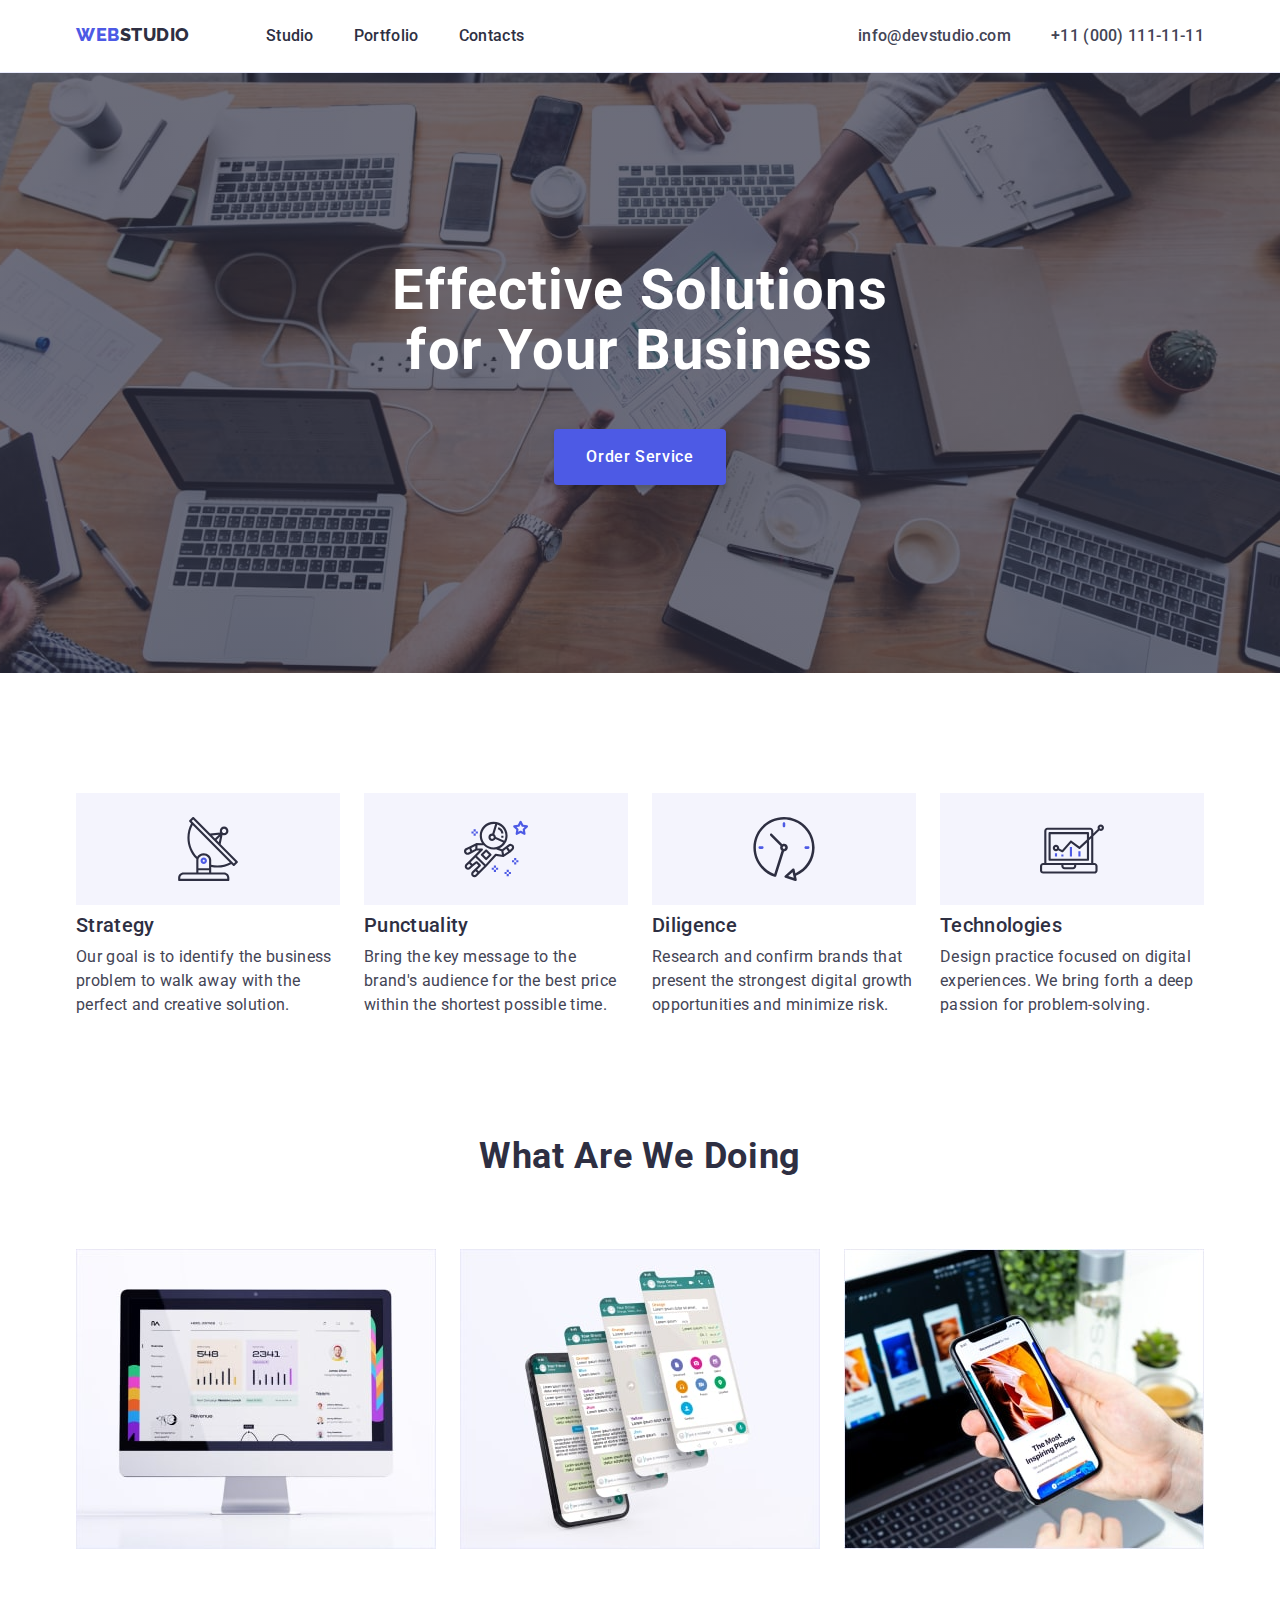
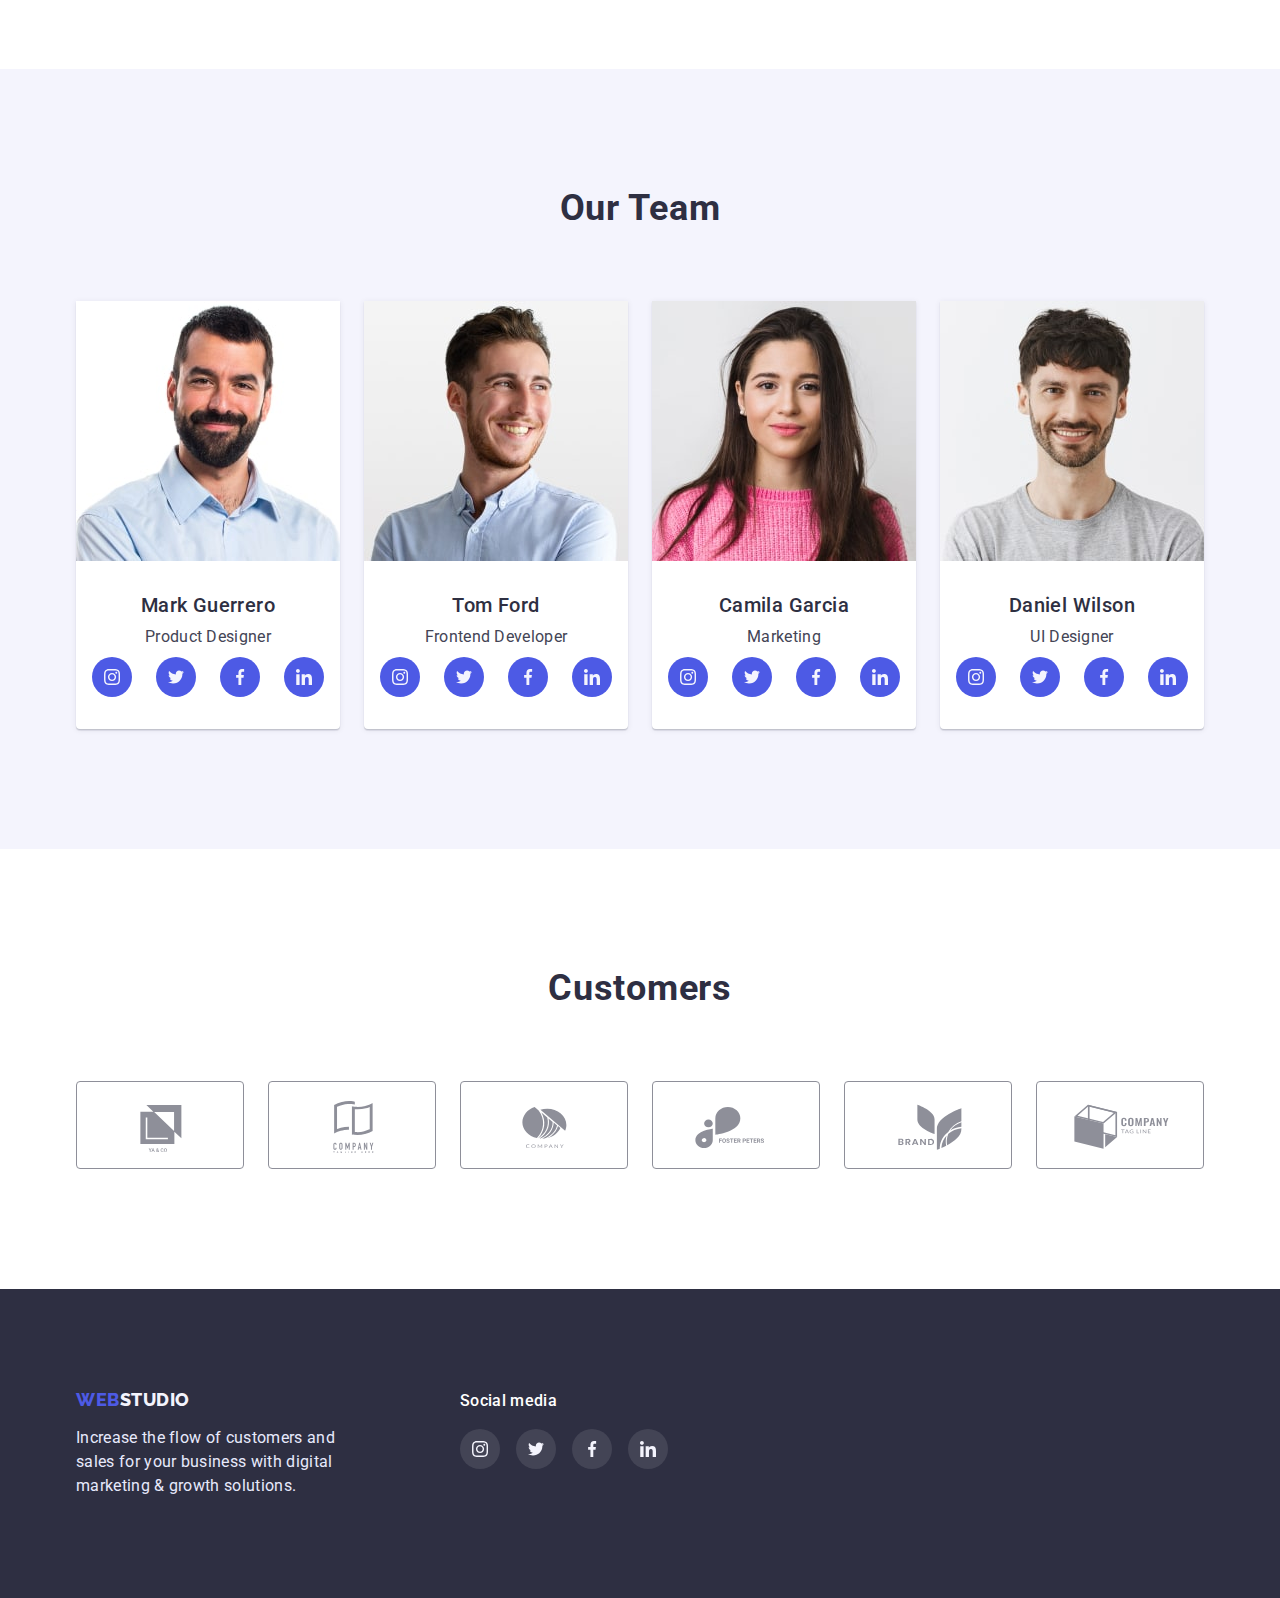
<file: index.html>
<!DOCTYPE html>
<html lang="en">
  <head>
    <meta charset="UTF-8" />
    <meta http-equiv="X-UA-Compatible" content="IE=edge" />
    <meta name="viewport" content="width=device-width, initial-scale=1.0" />
    <title>Business Help</title>
    <link rel="preconnect" href="https://fonts.googleapis.com" />
    <link rel="preconnect" href="https://fonts.gstatic.com" crossorigin />
    <link
      href="https://fonts.googleapis.com/css2?family=Raleway:wght@800&family=Roboto:wght@400;500;700;900&display=swap"
      rel="stylesheet"
    />

    <link
      rel="stylesheet"
      href="https://cdnjs.cloudflare.com/ajax/libs/modern-normalize/1.1.0/modern-normalize.min.css"
    />
    <link rel="stylesheet" href="./css/styles.css" />
  </head>
  <body>
    <header class="header">
      <div class="container header-wrapper">
        <nav class="nav">
          <a class="logo link" href="./index.html"
            >Web<span class="logo-studio link">Studio</span></a
          >
          <ul class="nav-list list">
            <li class="nav-item">
              <a class="nav-item-link link" href="./index.html">Studio</a>
            </li>
            <li class="nav-item">
              <a class="nav-item-link link" href="./portfolio.html"
                >Portfolio</a
              >
            </li>
            <li class="nav-item">
              <a class="nav-item-link link" href="">Contacts</a>
            </li>
          </ul>
        </nav>

        <address class="adress">
          <ul class="adress-list list">
            <li class="adress-item">
              <a class="adress-link link" href="mailto:info@devstudio.com"
                >info@devstudio.com</a
              >
            </li>
            <li class="adress-item">
              <a class="adress-link link" href="tel:+110001111111"
                >+11 (000) 111-11-11</a
              >
            </li>
          </ul>
        </address>
      </div>
    </header>
    <main>
      <section class="hero">
        <div class="overley">
          <div class="container">
            <h1 class="hero-title">Effective Solutions for Your Business</h1>
            <button class="button" type="button">Order Service</button>
          </div>
        </div>
      </section>
      <section class="adv">
        <div class="container">
          <h2 hidden class="adv-title">advantages</h2>
          <ul class="adv-list list">
            <li class="adv-item">
              <div class="adv-item-bg">
                <svg width="64" height="64" class="adv-logo-icon">
                  <use href="./images/icons.svg#icon-antenna-1"></use>
                </svg>
              </div>
              <h3 class="adv-item-title">Strategy</h3>
              <p class="adv-item-text">
                Our goal is to identify the business problem to walk away with
                the perfect and creative solution.
              </p>
            </li>
            <li class="adv-item">
              <div class="adv-item-bg">
                <svg width="64" height="64" class="adv-logo-icon">
                  <use href="./images/icons.svg#icon-astronaut-1"></use>
                </svg>
              </div>
              <h3 class="adv-item-title">Punctuality</h3>
              <p class="adv-item-text">
                Bring the key message to the brand's audience for the best price
                within the shortest possible time.
              </p>
            </li>
            <li class="adv-item">
              <div class="adv-item-bg">
                <svg width="64" height="64" class="adv-logo-icon">
                  <use href="./images/icons.svg#icon-clock-1"></use>
                </svg>
              </div>
              <h3 class="adv-item-title">Diligence</h3>
              <p class="adv-item-text">
                Research and confirm brands that present the strongest digital
                growth opportunities and minimize risk.
              </p>
            </li>

            <li class="adv-item">
              <div class="adv-item-bg">
                <svg width="64" height="64" class="adv-logo-icon">
                  <use href="./images/icons.svg#icon-diagram-1"></use>
                </svg>
              </div>
              <h3 class="adv-item-title">Technologies</h3>
              <p class="adv-item-text">
                Design practice focused on digital experiences. We bring forth a
                deep passion for problem-solving.
              </p>
            </li>
          </ul>
        </div>
      </section>
      <section class="ourwork">
        <div class="container">
          <h2 class="ourwork-title">What are we doing</h2>
          <ul class="ourwork-list list">
            <li class="ourwork-item">
              <img
                class="ourwork-photo"
                src="./images/img1.jpg"
                alt="monitor"
                width="360"
              />
            </li>
            <li class="ourwork-item">
              <img
                class="ourwork-photo"
                src="./images/img2.jpg"
                alt="phone"
                width="360"
              />
            </li>
            <li class="ourwork-item">
              <img
                class="ourwork-photo"
                src="./images/img3.jpg"
                alt="notebook"
                width="360"
              />
            </li>
          </ul>
        </div>
      </section>
      <section class="team">
        <div class="container">
          <h2 class="team-title">Our Team</h2>
          <ul class="team-list list">
            <li class="team-item">
              <img
                class="team-photo"
                src="./images/img11.jpg"
                alt="Mark Guerrero"
                width="264"
              />
              <div class="team-box">
                <h3 class="team-sect-title">Mark Guerrero</h3>
                <p class="team-text">Product Designer</p>
                <ul class="soc-list list">
                  <li class="soc-item">
                    <a
                      href="https://www.instagram.com/"
                      target="_blank"
                      rel="noopener noreferrer nofollow"
                      class="soc-link link"
                    >
                      <svg class="team-soc-icon" width="16" height="16">
                        <use href="./images/icons.svg#icon-instagram-1"></use>
                      </svg>
                    </a>
                  </li>
                  <li class="soc-item">
                    <a
                      href="https://twitter.com/"
                      target="_blank"
                      rel="noopener noreferrer nofollow"
                      class="soc-link link"
                    >
                      <svg class="team-soc-icon" width="16" height="16">
                        <use href="./images/icons.svg#icon-twitter-1"></use>
                      </svg>
                    </a>
                  </li>
                  <li class="soc-item">
                    <a
                      href="https://www.facebook.com/"
                      target="_blank"
                      rel="noopener noreferrer nofollow"
                      class="soc-link link"
                    >
                      <svg class="team-soc-icon" width="16" height="16">
                        <use href="./images/icons.svg#icon-facebook-1"></use>
                      </svg>
                    </a>
                  </li>
                  <li class="soc-item">
                    <a
                      href="https://linkedin.com/"
                      target="_blank"
                      rel="noopener noreferrer nofollow"
                      class="soc-link link"
                    >
                      <svg class="team-soc-icon" width="16" height="16">
                        <use href="./images/icons.svg#icon-linkedin-1"></use>
                      </svg>
                    </a>
                  </li>
                </ul>
              </div>
            </li>
            <li class="team-item">
              <img
                class="team-photo"
                src="./images/img12.jpg"
                alt="Tom Ford"
                width="264"
              />
              <div class="team-box">
                <h3 class="team-sect-title">Tom Ford</h3>
                <p class="team-text">Frontend Developer</p>
                <ul class="soc-list list">
                  <li class="soc-item">
                    <a
                      href="https://www.instagram.com/"
                      target="_blank"
                      rel="noopener noreferrer nofollow"
                      class="soc-link link"
                    >
                      <svg class="team-soc-icon" width="16" height="16">
                        <use href="./images/icons.svg#icon-instagram-1"></use>
                      </svg>
                    </a>
                  </li>
                  <li class="soc-item">
                    <a
                      href="https://twitter.com/"
                      target="_blank"
                      rel="noopener noreferrer nofollow"
                      class="soc-link link"
                    >
                      <svg class="team-soc-icon" width="16" height="16">
                        <use href="./images/icons.svg#icon-twitter-1"></use>
                      </svg>
                    </a>
                  </li>
                  <li class="soc-item">
                    <a
                      href="https://www.facebook.com/"
                      target="_blank"
                      rel="noopener noreferrer nofollow"
                      class="soc-link link"
                    >
                      <svg class="team-soc-icon" width="16" height="16">
                        <use href="./images/icons.svg#icon-facebook-1"></use>
                      </svg>
                    </a>
                  </li>
                  <li class="soc-item">
                    <a
                      href="https://linkedin.com/"
                      target="_blank"
                      rel="noopener noreferrer nofollow"
                      class="soc-link link"
                    >
                      <svg class="team-soc-icon" width="16" height="16">
                        <use href="./images/icons.svg#icon-linkedin-1"></use>
                      </svg>
                    </a>
                  </li>
                </ul>
              </div>
            </li>
            <li class="team-item">
              <img
                class="team-photo"
                src="./images/img13.jpg"
                alt="Camila Garcia"
                width="264"
              />
              <div class="team-box">
                <h3 class="team-sect-title">Camila Garcia</h3>
                <p class="team-text">Marketing</p>
                <ul class="soc-list list">
                  <li class="soc-item">
                    <a
                      href="https://www.instagram.com/"
                      target="_blank"
                      rel="noopener noreferrer nofollow"
                      class="soc-link link"
                    >
                      <svg class="team-soc-icon" width="16" height="16">
                        <use href="./images/icons.svg#icon-instagram-1"></use>
                      </svg>
                    </a>
                  </li>
                  <li class="soc-item">
                    <a
                      href="https://twitter.com/"
                      target="_blank"
                      rel="noopener noreferrer nofollow"
                      class="soc-link link"
                    >
                      <svg class="team-soc-icon" width="16" height="16">
                        <use href="./images/icons.svg#icon-twitter-1"></use>
                      </svg>
                    </a>
                  </li>
                  <li class="soc-item">
                    <a
                      href="https://www.facebook.com/"
                      target="_blank"
                      rel="noopener noreferrer nofollow"
                      class="soc-link link"
                    >
                      <svg class="team-soc-icon" width="16" height="16">
                        <use href="./images/icons.svg#icon-facebook-1"></use>
                      </svg>
                    </a>
                  </li>
                  <li class="soc-item">
                    <a
                      href="https://linkedin.com/"
                      target="_blank"
                      rel="noopener noreferrer nofollow"
                      class="soc-link link"
                    >
                      <svg class="team-soc-icon" width="16" height="16">
                        <use href="./images/icons.svg#icon-linkedin-1"></use>
                      </svg>
                    </a>
                  </li>
                </ul>
              </div>
            </li>
            <li class="team-item">
              <img
                class="team-photo"
                src="./images/img14.jpg"
                alt="Daniel Wilson"
                width="264"
              />
              <div class="team-box">
                <h3 class="team-sect-title">Daniel Wilson</h3>
                <p class="team-text">UI Designer</p>
                <ul class="soc-list list">
                  <li class="soc-item">
                    <a
                      href="https://www.instagram.com/"
                      target="_blank"
                      rel="noopener noreferrer nofollow"
                      class="soc-link link"
                    >
                      <svg class="team-soc-icon" width="16" height="16">
                        <use href="./images/icons.svg#icon-instagram-1"></use>
                      </svg>
                    </a>
                  </li>
                  <li class="soc-item">
                    <a
                      href="https://twitter.com/"
                      target="_blank"
                      rel="noopener noreferrer nofollow"
                      class="soc-link link"
                    >
                      <svg class="team-soc-icon" width="16" height="16">
                        <use href="./images/icons.svg#icon-twitter-1"></use>
                      </svg>
                    </a>
                  </li>
                  <li class="soc-item">
                    <a
                      href="https://www.facebook.com/"
                      target="_blank"
                      rel="noopener noreferrer nofollow"
                      class="soc-link link"
                    >
                      <svg class="team-soc-icon" width="16" height="16">
                        <use href="./images/icons.svg#icon-facebook-1"></use>
                      </svg>
                    </a>
                  </li>
                  <li class="soc-item">
                    <a
                      href="https://linkedin.com/"
                      target="_blank"
                      rel="noopener noreferrer nofollow"
                      class="soc-link link"
                    >
                      <svg class="team-soc-icon" width="16" height="16">
                        <use href="./images/icons.svg#icon-linkedin-1"></use>
                      </svg>
                    </a>
                  </li>
                </ul>
              </div>
            </li>
          </ul>
        </div>
      </section>
      <section class="customers">
        <div class="container">
          <h2 class="customers-title">Customers</h2>
          <ul class="customers-list list">
            <li class="customers-item">
              <a
                href=""
                target="_blank"
                rel="noopener noreferrer nofollow"
                class="customers-link link"
              >
                <svg width="104" height="56" class="customers-icon">
                  <use href="./images/icons.svg#icon-logo1"></use>
                </svg>
              </a>
            </li>
            <li class="customers-item">
              <a
                href=""
                target="_blank"
                rel="noopener noreferrer nofollow"
                class="customers-link"
              >
                <svg width="104" height="56" class="customers-icon">
                  <use href="./images/icons.svg#icon-logo2"></use>
                </svg>
              </a>
            </li>
            <li class="customers-item">
              <a
                href=""
                target="_blank"
                rel="noopener noreferrer nofollow"
                class="customers-link"
              >
                <svg width="104" height="56" class="customers-icon">
                  <use href="./images/icons.svg#icon-logo3"></use>
                </svg>
              </a>
            </li>
            <li class="customers-item">
              <a
                href=""
                target="_blank"
                rel="noopener noreferrer nofollow"
                class="customers-link"
              >
                <svg width="104" height="56" class="customers-icon">
                  <use href="./images/icons.svg#icon-logo4"></use>
                </svg>
              </a>
            </li>
            <li class="customers-item">
              <a
                href=""
                target="_blank"
                rel="noopener noreferrer nofollow"
                class="customers-link"
              >
                <svg width="104" height="56" class="customers-icon">
                  <use href="./images/icons.svg#icon-logo5"></use>
                </svg>
              </a>
            </li>
            <li class="customers-item">
              <a
                href=""
                target="_blank"
                rel="noopener noreferrer nofollow"
                class="customers-link"
              >
                <svg width="104" height="56" class="customers-icon">
                  <use href="./images/icons.svg#icon-logo6"></use>
                </svg>
              </a>
            </li>
          </ul>
        </div>
      </section>
    </main>
    <footer class="footer">
      <div class="container footer-container">
        <div class="social">
          <a class="footer-logo link" href="./index.html"
            >Web<span class="footer-logo-studio link">Studio</span></a
          >
          <p class="footer-text">
            Increase the flow of customers and sales for your business with
            digital marketing & growth solutions.
          </p>
        </div>
        <div class="soc-icon">
          <h2 class="footer-soc-title">Social media</h2>
          <ul class="soc-list list">
            <li class="soc-item">
              <a
                href="https://www.instagram.com/"
                target="_blank"
                rel="noopener noreferrer nofollow"
                class="soc-link link"
              >
                <svg class="footer-soc-icon" width="16" height="16">
                  <use href="./images/icons.svg#icon-instagram-1"></use>
                </svg>
              </a>
            </li>
            <li class="soc-item">
              <a
                href="https://twitter.com/"
                target="_blank"
                rel="noopener noreferrer nofollow"
                class="soc-link link"
              >
                <svg class="footer-soc-icon" width="16" height="16">
                  <use href="./images/icons.svg#icon-twitter-1"></use>
                </svg>
              </a>
            </li>
            <li class="soc-item">
              <a
                href="https://www.facebook.com/"
                target="_blank"
                rel="noopener noreferrer nofollow"
                class="soc-link link"
              >
                <svg class="footer-soc-icon" width="16" height="16">
                  <use href="./images/icons.svg#icon-facebook-1"></use>
                </svg>
              </a>
            </li>
            <li class="soc-item">
              <a
                href="https://linkedin.com/"
                target="_blank"
                rel="noopener noreferrer nofollow"
                class="soc-link link"
              >
                <svg class="footer-soc-icon" width="16" height="16">
                  <use href="./images/icons.svg#icon-linkedin-1"></use>
                </svg>
              </a>
            </li>
          </ul>
        </div>
      </div>
    </footer>
  </body>
</html>
</file>
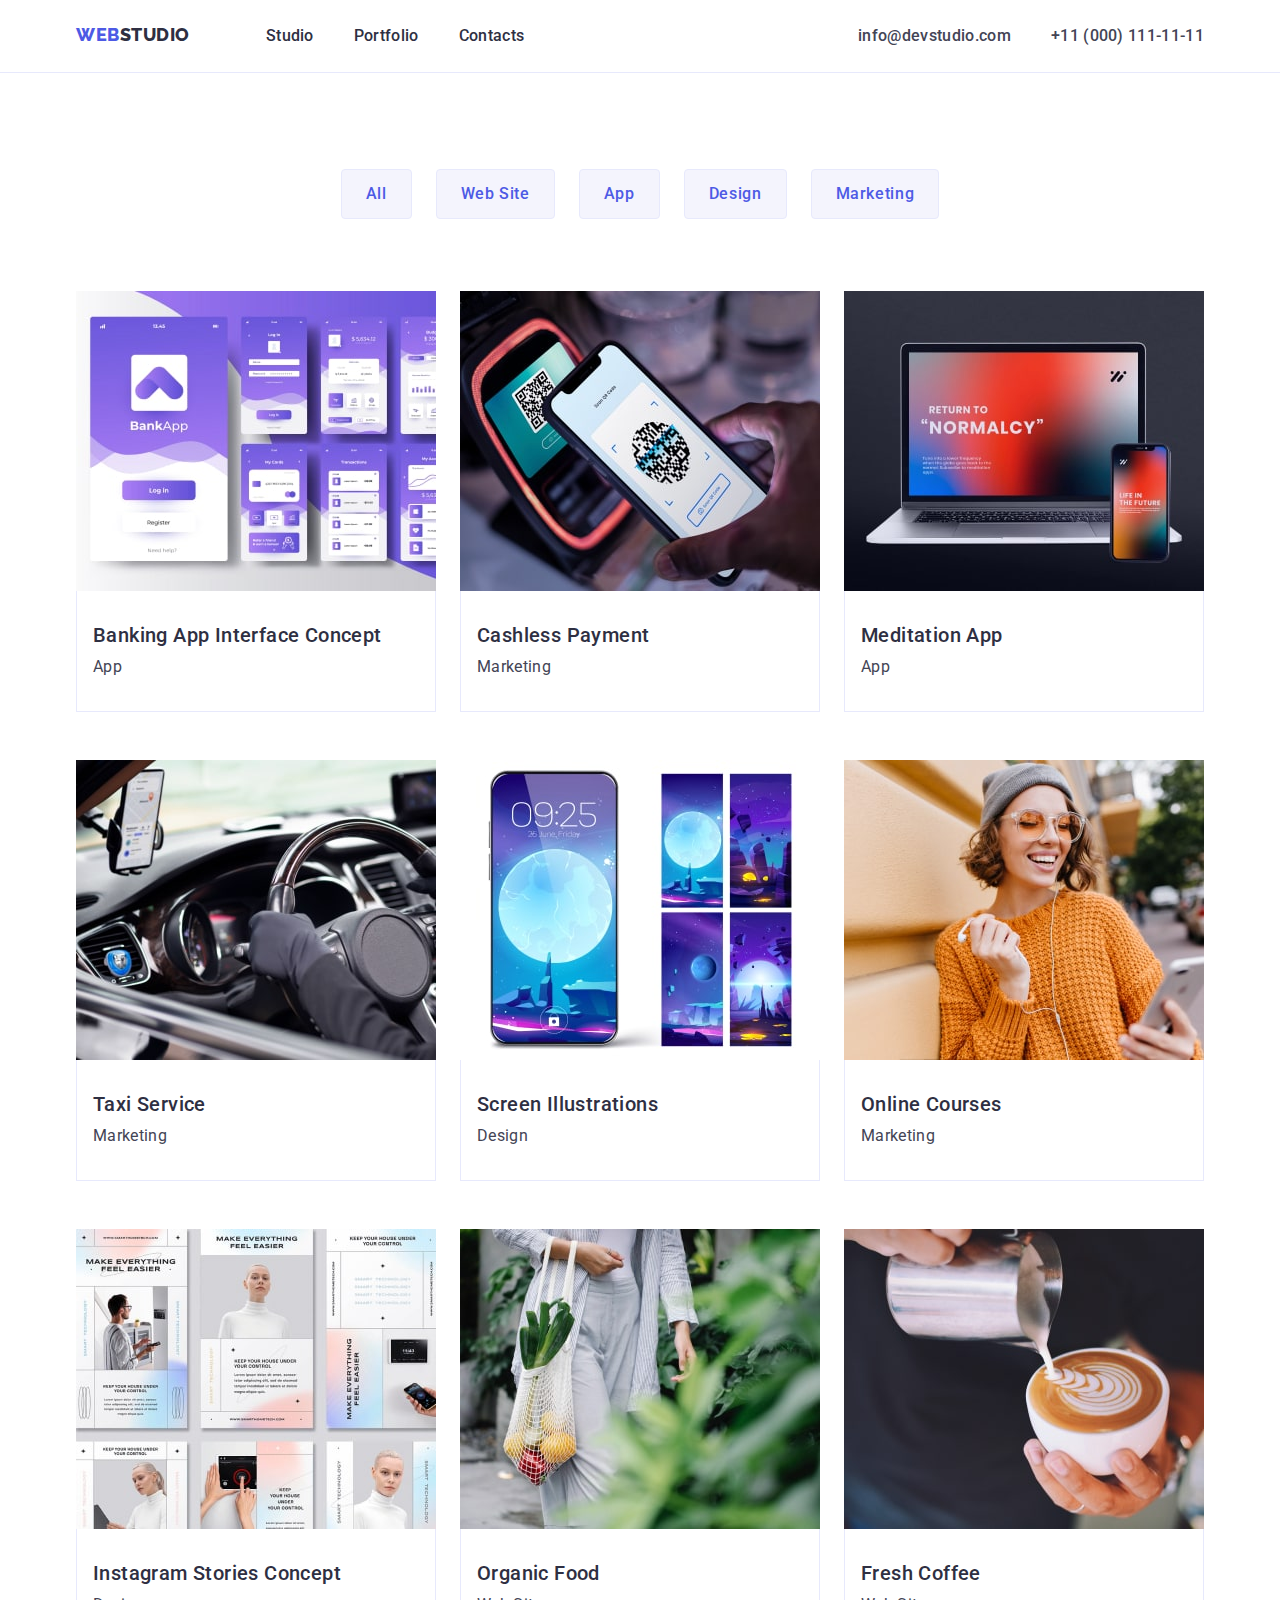
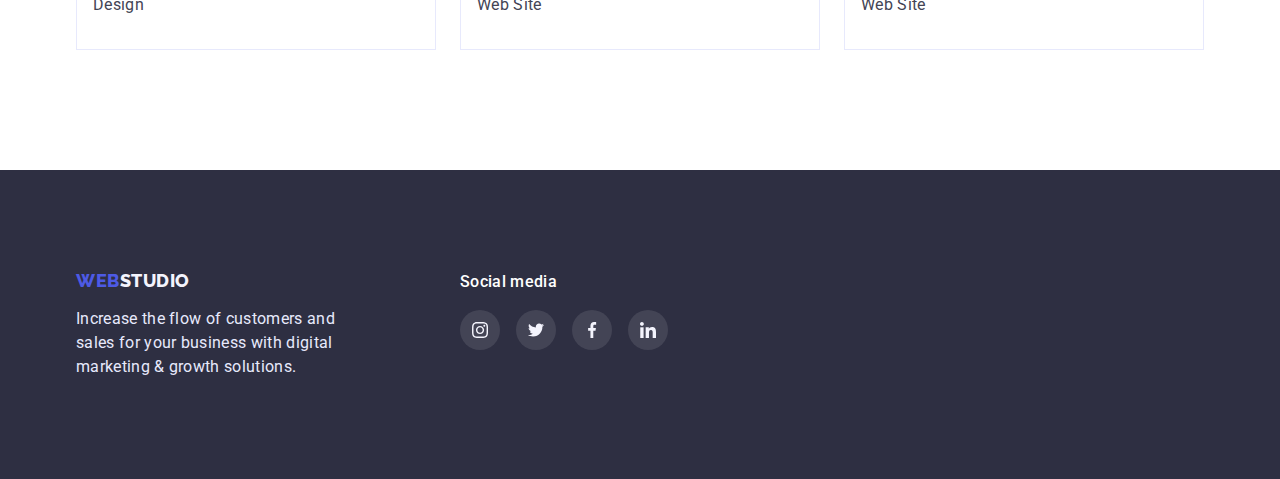
<file: portfolio.html>
<!DOCTYPE html>
<html lang="en">
  <head>
    <meta charset="UTF-8" />
    <meta http-equiv="X-UA-Compatible" content="IE=edge" />
    <meta name="viewport" content="width=device-width, initial-scale=1.0" />
    <title>Business Help</title>
    <link rel="preconnect" href="https://fonts.googleapis.com" />
    <link rel="preconnect" href="https://fonts.gstatic.com" crossorigin />
    <link
      href="https://fonts.googleapis.com/css2?family=Raleway:wght@800&family=Roboto:wght@400;500;700;900&display=swap"
      rel="stylesheet"
    />
    <link
      rel="stylesheet"
      href="https://cdnjs.cloudflare.com/ajax/libs/modern-normalize/1.1.0/modern-normalize.min.css"
    />
    <link rel="stylesheet" href="./css/styles.css" />
  </head>
  <body>
    <header class="header">
      <div class="container header-wrapper">
        <nav class="nav">
          <a class="logo link" href="./index.html"
            >Web<span class="logo-studio link">Studio</span></a
          >
          <ul class="nav-list list">
            <li class="nav-item">
              <a class="nav-item-link link" href="./index.html">Studio</a>
            </li>
            <li class="nav-item">
              <a class="nav-item-link link" href="./portfolio.html"
                >Portfolio</a
              >
            </li>
            <li class="nav-item">
              <a class="nav-item-link link" href="">Contacts</a>
            </li>
          </ul>
        </nav>

        <address class="adress">
          <ul class="adress-list list">
            <li class="adress-item">
              <a class="adress-link link" href="mailto:info@devstudio.com"
                >info@devstudio.com</a
              >
            </li>
            <li class="adress-item">
              <a class="adress-link link" href="tel:+110001111111"
                >+11 (000) 111-11-11</a
              >
            </li>
          </ul>
        </address>
      </div>
    </header>
    <main>
      <section class="portfolio">
        <div class="container">
          <h1 hidden class="portfolio-title">Portfolio</h1>
          <ul class="porbutton-list list">
            <li class="portbutton-item">
              <button type="button" class="portbutton">All</button>
            </li>
            <li class="portbutton-item">
              <button type="button" class="portbutton">Web Site</button>
            </li>
            <li class="portbutton-item">
              <button type="button" class="portbutton">App</button>
            </li>
            <li class="portbutton-item">
              <button type="button" class="portbutton">Design</button>
            </li>
            <li class="portbutton-item">
              <button type="button" class="portbutton">Marketing</button>
            </li>
          </ul>
          <ul class="portfolio-list list">
            <li class="portfolio-item">
              <a class="port-link link" href="">
                <img
                  class="port-link-img"
                  src="./images/img21.jpg"
                  width="360"
                  height="300"
                  alt="app"
                />
                <div class="border-text">
                  <h2 class="portfolio-subtitle">
                    Banking App Interface Concept
                  </h2>
                  <p class="portfolio-text">App</p>
                </div>
              </a>
            </li>
            <li class="portfolio-item">
              <a class="port-link link" href="">
                <img
                  class="port-link-img"
                  src="./images/img22.jpg"
                  width="360"
                  height="300"
                  alt="marketing"
                />

                <div class="border-text">
                  <h2 class="portfolio-subtitle">Cashless Payment</h2>
                  <p class="portfolio-text">Marketing</p>
                </div>
              </a>
            </li>
            <li class="portfolio-item">
              <a class="port-link link" href=""
                ><img
                  class="port-link-img"
                  src="./images/img23.jpg"
                  width="360"
                  height="300"
                  alt="app"
                />
                <div class="border-text">
                  <h2 class="portfolio-subtitle">Meditation App</h2>
                  <p class="portfolio-text">App</p>
                </div></a
              >
            </li>
            <li class="portfolio-item">
              <a class="port-link link" href="">
                <img
                  class="port-link-img"
                  src="./images/img24.jpg"
                  width="360"
                  height="300"
                  alt="marketing"
                />
                <div class="border-text">
                  <h2 class="portfolio-subtitle">Taxi Service</h2>
                  <p class="portfolio-text">Marketing</p>
                </div>
              </a>
            </li>
            <li class="portfolio-item">
              <a class="port-link link" href="">
                <img
                  class="port-link-img"
                  src="./images/img25.jpg"
                  width="360"
                  height="300"
                  alt="design"
                />
                <div class="border-text">
                  <h2 class="portfolio-subtitle">Screen Illustrations</h2>
                  <p class="portfolio-text">Design</p>
                </div>
              </a>
            </li>
            <li class="portfolio-item">
              <a class="port-link link" href="">
                <img
                  class="port-link-img"
                  src="./images/img26.jpg"
                  width="360"
                  height="300"
                  alt="marketing"
                />
                <div class="border-text">
                  <h2 class="portfolio-subtitle">Online Courses</h2>
                  <p class="portfolio-text">Marketing</p>
                </div>
              </a>
            </li>
            <li class="portfolio-item">
              <a class="port-link link" href="">
                <img
                  class="port-link-img"
                  src="./images/img27.jpg"
                  width="360"
                  height="300"
                  alt="design"
                />
                <div class="border-text">
                  <h2 class="portfolio-subtitle">Instagram Stories Concept</h2>
                  <p class="portfolio-text">Design</p>
                </div>
              </a>
            </li>
            <li class="portfolio-item">
              <a class="port-link link" href="">
                <img
                  class="port-link-img"
                  src="./images/img28.jpg"
                  width="360"
                  height="300"
                  alt="web site"
                />
                <div class="border-text">
                  <h2 class="portfolio-subtitle">Organic Food</h2>
                  <p class="portfolio-text">Web Site</p>
                </div>
              </a>
            </li>
            <li class="portfolio-item">
              <a class="port-link link" href="">
                <img
                  class="port-link-img"
                  src="./images/img29.jpg"
                  width="360"
                  height="300"
                  alt="web site"
                />
                <div class="border-text">
                  <h2 class="portfolio-subtitle">Fresh Coffee</h2>
                  <p class="portfolio-text">Web Site</p>
                </div>
              </a>
            </li>
          </ul>
        </div>
      </section>
    </main>
    <footer class="footer">
      <div class="container footer-container">
        <div class="social">
          <a class="footer-logo link" href="./index.html"
            >Web<span class="footer-logo-studio link">Studio</span></a
          >
          <p class="footer-text">
            Increase the flow of customers and sales for your business with
            digital marketing & growth solutions.
          </p>
        </div>
        <div class="soc-icon">
          <h2 class="footer-soc-title">Social media</h2>
          <ul class="soc-list list">
            <li class="soc-item">
              <a
                href="https://www.instagram.com/"
                target="_blank"
                rel="noopener noreferrer nofollow"
                class="soc-link link"
              >
                <svg width="16" height="16">
                  <use href="./images/icon.svg#icon-instagram-1"></use>
                </svg>
              </a>
            </li>
            <li class="soc-item">
              <a
                href="https://twitter.com/"
                target="_blank"
                rel="noopener noreferrer nofollow"
                class="soc-link link"
              >
                <svg width="16" height="16">
                  <use href="./images/icon.svg#icon-twitter-1"></use>
                </svg>
              </a>
            </li>
            <li class="soc-item">
              <a
                href="https://www.facebook.com/"
                target="_blank"
                rel="noopener noreferrer nofollow"
                class="soc-link link"
              >
                <svg width="16" height="16">
                  <use href="./images/icon.svg#icon-facebook-1"></use>
                </svg>
              </a>
            </li>
            <li class="soc-item">
              <a
                href="https://linkedin.com/"
                target="_blank"
                rel="noopener noreferrer nofollow"
                class="soc-link link"
              >
                <svg width="16" height="16">
                  <use href="./images/icon.svg#icon-linkedin-1"></use>
                </svg>
              </a>
            </li>
          </ul>
        </div>
      </div>
    </footer>
  </body>
</html>
</file>
<file: css/styles.css>
/* root color */

:root {
    --primary-brand: #4D5AE5;
    --pressed-state: #404BBF;
    --title-dark: #2E2F42;
    --success: #31D0AA;
    --text: #434455;
    --subtle-text: #8E8F99;
    --accent: #E7E9FC;
    --light: #F4F4FD;
    --modal-overlay: rgba(46, 47, 66, 0.4);
    --hero-background: rgba(46, 47, 66, 0.7);

}

body {
    font-family: 'Roboto', sans-serif;
    background-color: #fff;
    letter-spacing: 0.02em;
    color: var(--text);
}

img {
    display: block;
}

p,
h1,
h2,
h3,
h4,
h5,
h6 {
    margin: 0;
}

ul {
    padding-left: 0;
    margin: 0;
}

button {
    cursor: pointer;
}

address {
    font-style: normal;
}

.container {
    width: 1158px;
    padding-left: 15px;
    padding-right: 15px;
    margin: 0 auto;
    /* outline: 2px solid red; */
}

.list {
    list-style: none !important;
}

.link {
    text-decoration: none;
    font-style: normal;
}

.link:hover,
.link:focus {
    color: var(--pressed-state);
}

/* ----------------HEADER-------------- */
.header {
    border-bottom: 1px solid var(--accent);
}

.header-wrapper {
    display: flex;
}


/* ----------------------navigations------------------ */

.nav {
    display: flex;
}

/* logo */
.logo {
    padding-top: 24px;
    padding-bottom: 24px;
    margin-right: 76px;


    color: var(--primary-brand);
    font-family: 'Raleway', sans-serif;
    font-weight: 800;
    font-size: 18px;
    line-height: 1.17;
    letter-spacing: 0.03em;
    text-transform: uppercase;


}

.logo-studio {
    color: var(--title-dark);

}

.nav-list {
    display: flex;
    gap: 40px;
}

.nav-item-link {
    display: block;
    padding-top: 24px;
    padding-bottom: 24px;

    color: var(--title-dark);
    font-weight: 500;
    font-size: 16px;
    line-height: 1.5;

}

/* /* ----------------------adress------------------ */
.adress {
    margin-left: auto;
}

.adress-list {
    display: flex;
    gap: 40px;
}

.adress-link {

    display: block;
    padding-top: 24px;
    padding-bottom: 24px;

    color: var(--text);
    font-weight: 500;
    font-size: 16px;
    line-height: 1.5;


}

/*  /* ----------------------Hero----------------- */
.hero {

    text-align: center;

}

.overley {
    padding-top: 188px;
    padding-bottom: 188px;
    max-width: 1600px;
    height: 600px;
    margin-left: auto;
    margin-right: auto;
    background-color: rgba(46, 47, 66, 0.7);
    background-image: linear-gradient(rgba(46, 47, 66, 0.7), rgba(46, 47, 66, 0.7)), url(../images/people-office-1.jpg);
    background-repeat: no-repeat;
    background-position: center;
    background-size: cover;
}


.hero-title {
    max-width: 496px;
    margin-bottom: 48px;
    margin-left: auto;
    margin-right: auto;

    color: #fff;
    font-size: 56px;
    line-height: 1.07;
    letter-spacing: 0.02em;
}

.button {
    padding: 16px 32px;
    border-radius: 4px;
    box-shadow: 0px 4px 4px rgba(0, 0, 0, 0.15);

    font-family: 'Roboto', sans-serif;
    background: var(--primary-brand);
    color: #fff;
    font-weight: 500;
    font-size: 16px;
    line-height: 1.5;
    align-items: center;
    letter-spacing: 0.04em;
    font-style: inherit;
    border: transparent;
}

.button:hover,
.button:focus {
    color: var(--light);
    background-color: var(--pressed-state);
}

/* ----------------------advansed------------------  */
.adv {
    padding: 120px 0;
}

.adv-title {}


.adv-list {

    display: flex;
    gap: 24px;
}

.adv-item {
    width: calc((100% - 24px * 3) / 4);
}

.adv-item-bg {
    margin-bottom: 8px;
    padding: 24px 100px;
    height: 112px;
    background-color: var(--light);

}

.adv-item-title {
    margin-bottom: 8px;

    color: var(--title-dark);
    font-weight: 500;
    font-size: 20px;
    line-height: 1.2;

}

.adv-item-text {
    font-size: 16px;
    line-height: 1.5;
}



/* ----------------------our works------------------
 */
.ourwork {
    padding-bottom: 120px;
}

.ourwork-title {
    margin-bottom: 72px;

    color: var(--title-dark);
    font-size: 36px;
    line-height: 1.11;
    letter-spacing: 0.02em;
    text-align: center;
    text-transform: capitalize;
}

.ourwork-list {
    display: flex;
    gap: 24px;
}

.ourwork-item {
    width: calc((100% - 48px) / 3);
}

/*  ----------------------our team------------------ */
.team {
    background-color: var(--light);
    padding-top: 120px;
    padding-bottom: 120px;
}

.team-title {
    margin-bottom: 72px;

    color: var(--title-dark);
    font-size: 36px;
    line-height: 1.11;
    letter-spacing: 0.02em;
    text-align: center;
    text-transform: capitalize;

}

.team-list {
    display: flex;
    gap: 24px;
}

.team-item {
    width: calc((100% - 72px) / 4);
    background: #FFF;
    box-shadow: 0px 1px 6px rgba(46, 47, 66, 0.08), 0px 1px 1px rgba(46, 47, 66, 0.16), 0px 2px 1px rgba(46, 47, 66, 0.08);
    border-radius: 0px 0px 4px 4px;
}

.team-box {
    padding-top: 32px;
    padding-bottom: 32px;
}

.team-sect-title {
    margin-bottom: 8px;

    color: var(--title-dark);
    font-weight: 500;
    font-size: 20px;
    line-height: 1.2;
    letter-spacing: 0.02em;
    text-align: center;
}

.team-text {
    font-size: 16px;
    line-height: 1.5;
    text-align: center;
    margin-bottom: 8px;
}

.soc-link-box {}

.soc-list {
    display: flex;
    gap: 24px;
    justify-content: center;
}

.soc-item {}

.soc-link {
    width: 40px;
    height: 40px;
    padding: 12px;
    background-color: var(--primary-brand);
    border-radius: 50%;
    display: block;

}

.team-soc-icon {
    fill: var(--light);
}

.soc-link:hover,
.soc-link:focus {
    background-color: var(--pressed-state);
}

/* -------------------Customers----------------- */


.customers {
    padding-top: 120px;
    padding-bottom: 120px;
}

.customers-title {
    margin-bottom: 72px;

    color: var(--title-dark);
    font-size: 36px;
    line-height: 1.11;
    letter-spacing: 0.02em;
    text-align: center;
    text-transform: capitalize;
}

.customers-list {
    display: flex;
    gap: 24px;
    justify-content: center;
}

.customers-item {
    width: 168px;
}

.customers-link {
    height: 88px;
    padding: 16px;
    display: block;
    text-align: center;
    border: 1px solid var(--subtle-text);
    border-radius: 4px;

}


.customers-link:hover,
.customers-link:focus {
    border: 1px solid var(--pressed-state);
    border-radius: 4px;

}

.customers-icon {
    fill: var(--subtle-text);
}

.customers-link:hover .customers-icon {
    fill: var(--pressed-state);
}


.customers-link:focus .customers-icon {
    fill: var(--pressed-state);
}



/* ----------------------footer------------------ */
.footer {
    padding-top: 100px;
    padding-bottom: 100px;

    background-color: var(--title-dark);
}

.footer-logo {
    margin-bottom: 16px;

    display: block;
    font-family: "Raleway", sans-serif;
    color: var(--primary-brand);
    font-weight: 800;
    font-size: 18px;
    line-height: 1.17;
    letter-spacing: 0.03em;
    text-transform: uppercase;
}

.footer-logo-studio {
    color: var(--light);
    font-family: "Raleway", sans-serif;
    font-weight: 800;
    font-size: 18px;
    line-height: 1.17;
    letter-spacing: 0.03em;
    text-transform: uppercase;
}

.footer-text {

    color: var(--accent);
    font-size: 16px;
    line-height: 1.5;
    width: 264px;

}

.footer-container {
    display: flex;

}

.social {
    margin-right: 120px;
}

.footer-soc-title {
    margin-bottom: 16px;

    color: #FFF;
    font-family: 'Roboto';
    font-weight: 500;
    font-size: 16px;
    line-height: 1.5;
    letter-spacing: 0.02em;

}

.footer .soc-list {
    gap: 16px;
}

.footer .soc-link {
    background-color: rgba(255, 255, 255, 0.1);

}

.footer .soc-link:hover,
.footer .soc-link:focus {
    background-color: var(--success);
}

.footer-soc-icon {
    fill: var(--light);
}

/* ----------------------PORTFOLIO------------------ */
.portfolio {
    padding-top: 96px;
    padding-bottom: 120px;
}

.portfolio-title {}

.porbutton-list {
    margin-bottom: 72px;
    display: flex;
    gap: 24px;
    justify-content: center;

}

.portbutton-item {}

.portbutton {
    padding: 12px 24px;

    font-family: 'Roboto', sans-serif;
    font-style: inherit;
    color: var(--primary-brand);
    background-color: var(--light);
    font-weight: 500;
    font-size: 16px;
    line-height: 1.5;
    text-align: center;
    letter-spacing: 0.04em;
    border: 1px solid var(--accent);
    border-radius: 4px;
}

.portbutton:hover,
.portbutton:focus {
    color: #fff;
    background-color: var(--pressed-state);
    box-shadow: 0px 3px 1px rgba(0, 0, 0, 0.1), 0px 2px 1px rgba(0, 0, 0, 0.08), 0px 2px 2px rgba(0, 0, 0, 0.12);
}

.portfolio-list {
    display: flex;
    flex-wrap: wrap;
    gap: 48px 24px;
}

.portfolio-item {

    width: calc((100% - 48px) / 3);


}

.portfolio-item:hover,
.portfolio-item:focus {
    box-shadow: 0px 1px 6px rgba(46, 47, 66, 0.08), 0px 1px 1px rgba(46, 47, 66, 0.16), 0px 2px 1px rgba(46, 47, 66, 0.08);
}

.port-link {
    display: block;

}

.border-text {
    padding-top: 32px;
    padding-bottom: 32px;
    padding-left: 16px;
    background: #FFF;
    border-left: 1px solid var(--accent);
    border-bottom: 1px solid var(--accent);
    border-right: 1px solid var(--accent);
}

.portfolio-subtitle {
    margin-bottom: 8px;

    color: var(--title-dark);
    font-weight: 500;
    font-size: 20px;
    line-height: 1.2;
    letter-spacing: 0.02em;
}

.portfolio-text {

    color: var(--text);
    font-size: 16px;
    line-height: 1.5;
    letter-spacing: 0.02em;
}
</file>
